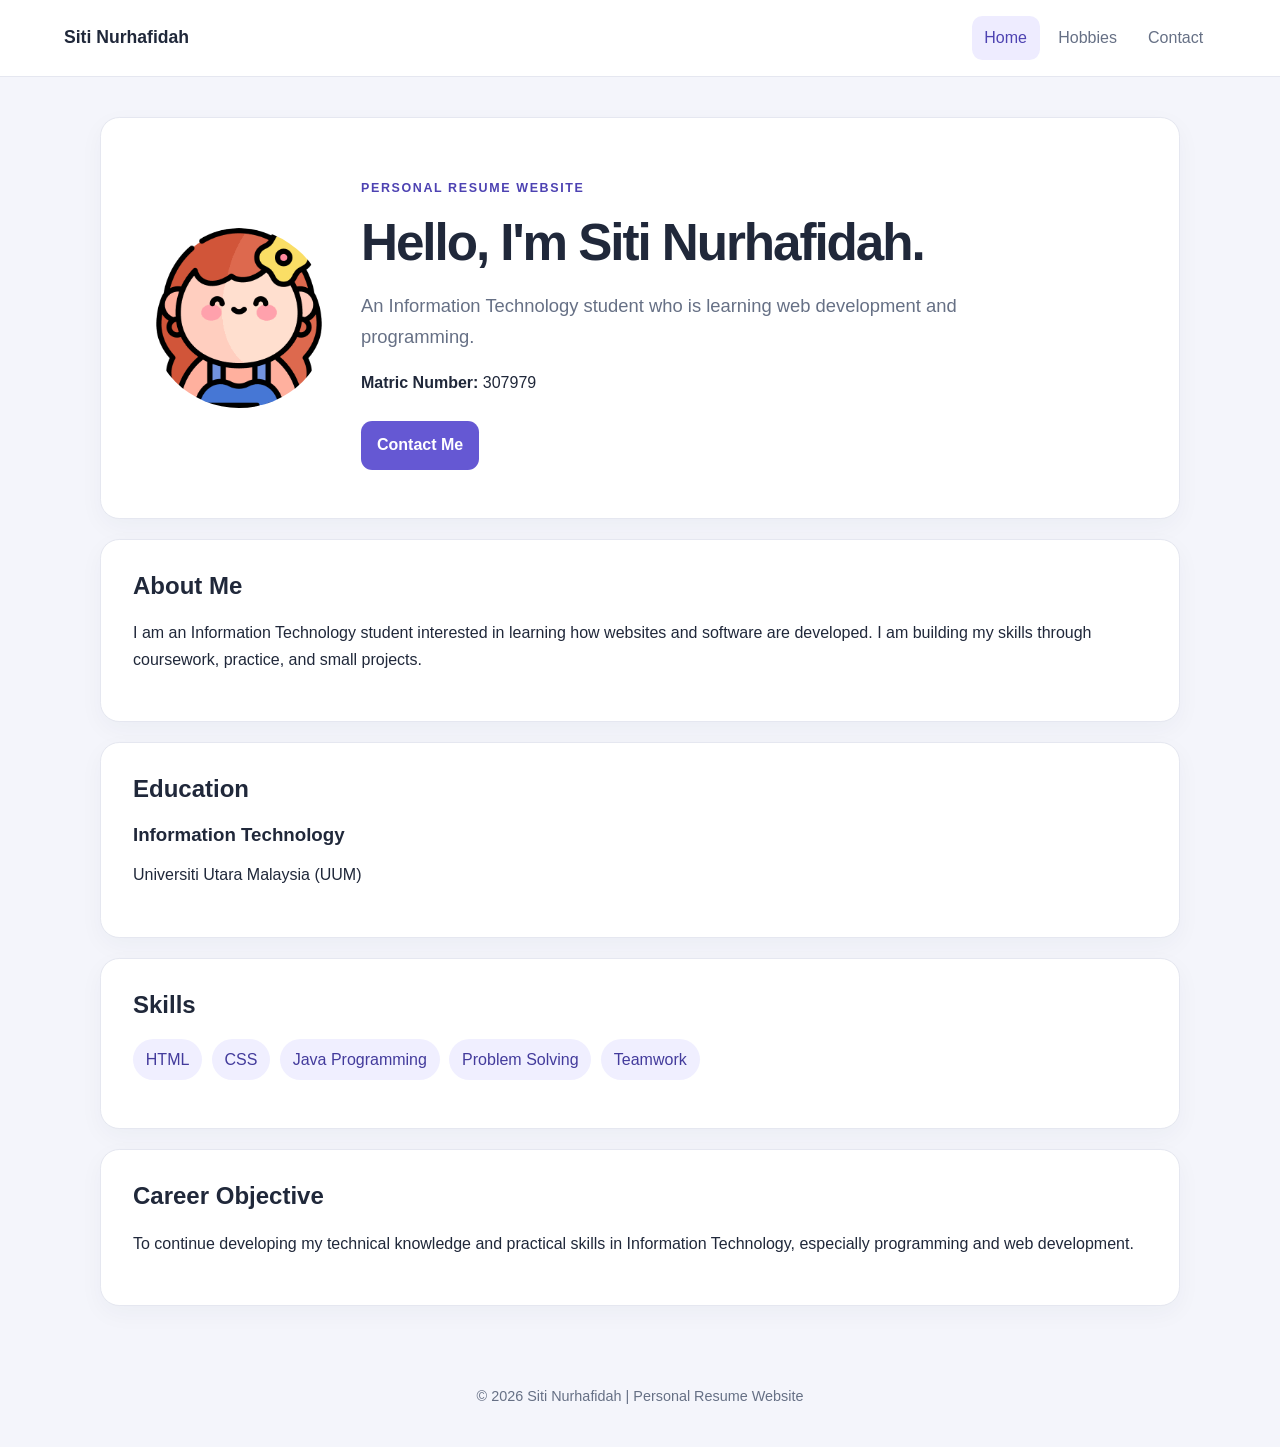
<file: index.html>
<!DOCTYPE html>
<html lang="en">
<head>
    <meta charset="UTF-8">
    <meta name="viewport" content="width=device-width, initial-scale=1.0">
    <title>Home | Siti Nurhafidah</title>
    <link rel="stylesheet" href="style.css">
</head>
<body>

<header class="site-header">
    <a class="brand" href="index.html">Siti Nurhafidah</a>

    <nav>
        <a class="active" href="index.html">Home</a>
        <a href="hobbies.html">Hobbies</a>
        <a href="contact.html">Contact</a>
    </nav>
</header>

<main class="container">

    <section class="hero card">
        <img src="images/profile.png"
             alt="Profile illustration"
             class="profile-image">

        <div>
            <p class="eyebrow">PERSONAL RESUME WEBSITE</p>

            <h1>Hello, I'm Siti Nurhafidah.</h1>

            <p class="lead">
                An Information Technology student who is
                learning web development and programming.
            </p>

            <p><strong>Matric Number:</strong> 307979</p>

            <a href="contact.html" class="button">
                Contact Me
            </a>
        </div>
    </section>

    <section class="card">
        <h2>About Me</h2>

        <p>
            I am an Information Technology student interested
            in learning how websites and software are developed.
            I am building my skills through coursework, practice,
            and small projects.
        </p>
    </section>

    <section class="card">
        <h2>Education</h2>

        <div class="timeline-item">
            <h3>Information Technology</h3>

            <p>
                Universiti Utara Malaysia (UUM)
            </p>
        </div>
    </section>

    <section class="card">
        <h2>Skills</h2>

        <ul class="tag-list">
            <li>HTML</li>
            <li>CSS</li>
            <li>Java Programming</li>
            <li>Problem Solving</li>
            <li>Teamwork</li>
        </ul>
    </section>

    <section class="card">
        <h2>Career Objective</h2>

        <p>
            To continue developing my technical knowledge
            and practical skills in Information Technology,
            especially programming and web development.
        </p>
    </section>

</main>

<footer>
    <p>
        &copy; 2026 Siti Nurhafidah |
        Personal Resume Website
    </p>
</footer>

</body>
</html>
</file>
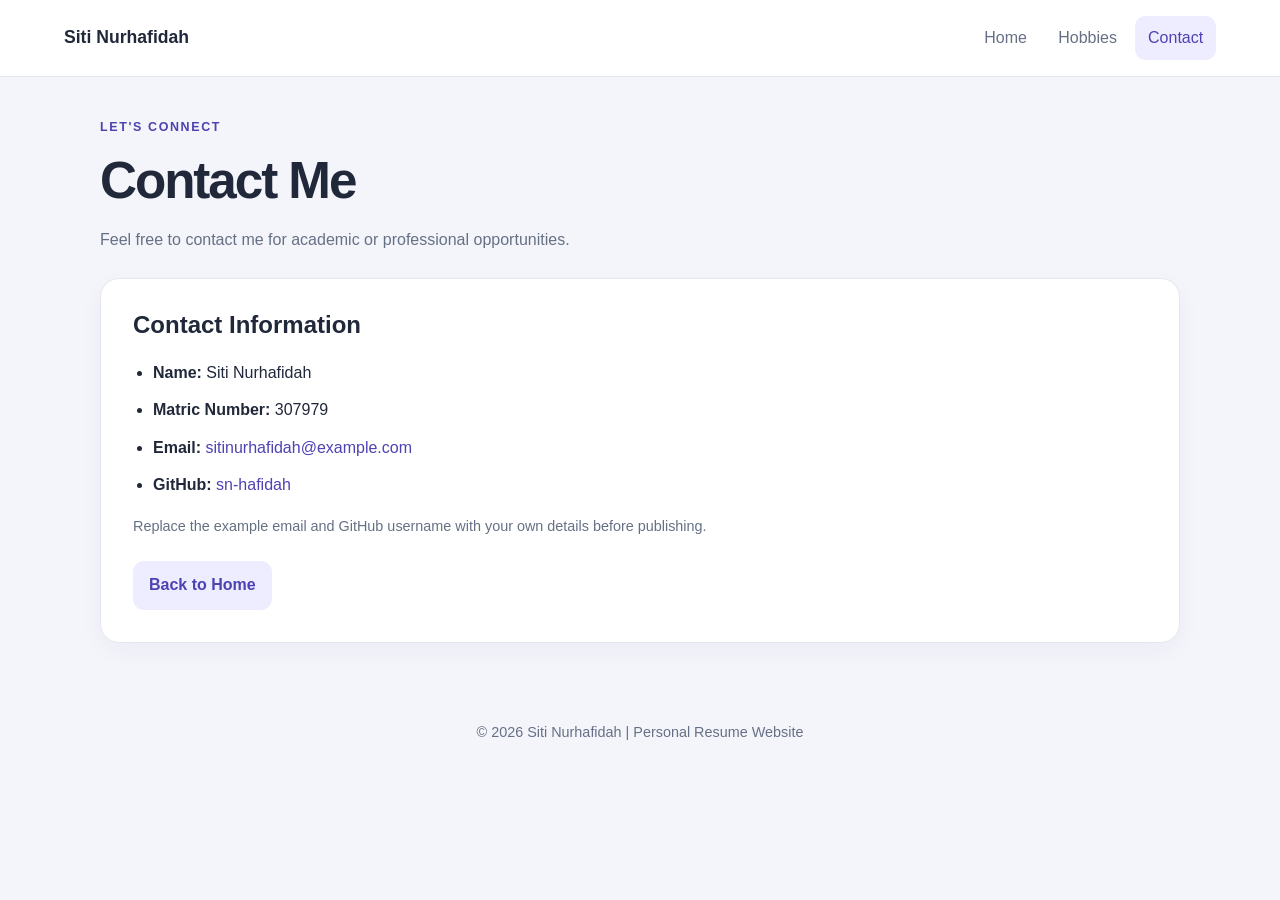
<file: contact.html>
<!DOCTYPE html>
<html lang="en">
<head>
    <meta charset="UTF-8">
    <meta name="viewport" content="width=device-width, initial-scale=1.0">
    <title>Contact | Siti Nurhafidah</title>
    <link rel="stylesheet" href="style.css">
</head>
<body>

<header class="site-header">
    <a class="brand" href="index.html">Siti Nurhafidah</a>

    <nav>
        <a href="index.html">Home</a>
        <a href="hobbies.html">Hobbies</a>
        <a class="active" href="contact.html">Contact</a>
    </nav>
</header>

<main class="container">

    <section class="page-heading">
        <p class="eyebrow">LET'S CONNECT</p>

        <h1>Contact Me</h1>

        <p>
            Feel free to contact me for academic
            or professional opportunities.
        </p>
    </section>

    <section class="card contact-card">

        <h2>Contact Information</h2>

        <ul class="contact-list">
            <li>
                <strong>Name:</strong>
                Siti Nurhafidah
            </li>

            <li>
                <strong>Matric Number:</strong>
                307979
            </li>

            <li>
                <strong>Email:</strong>
                <a href="mailto:sitinurhafida@example.com">
                    sitinurhafidah@example.com
                </a>
            </li>

            <li>
                <strong>GitHub:</strong>
                <a href="https://github.com/sn-hafidah"
                   target="_blank"
                   rel="noopener noreferrer">
                    sn-hafidah
                </a>
            </li>
        </ul>

        <p class="note">
            Replace the example email and GitHub username
            with your own details before publishing.
        </p>

        <a href="index.html" class="button secondary">
            Back to Home
        </a>

    </section>

</main>

<footer>
    <p>
        &copy; 2026 Siti Nurhafidah |
        Personal Resume Website
    </p>
</footer>

</body>
</html>
</file>
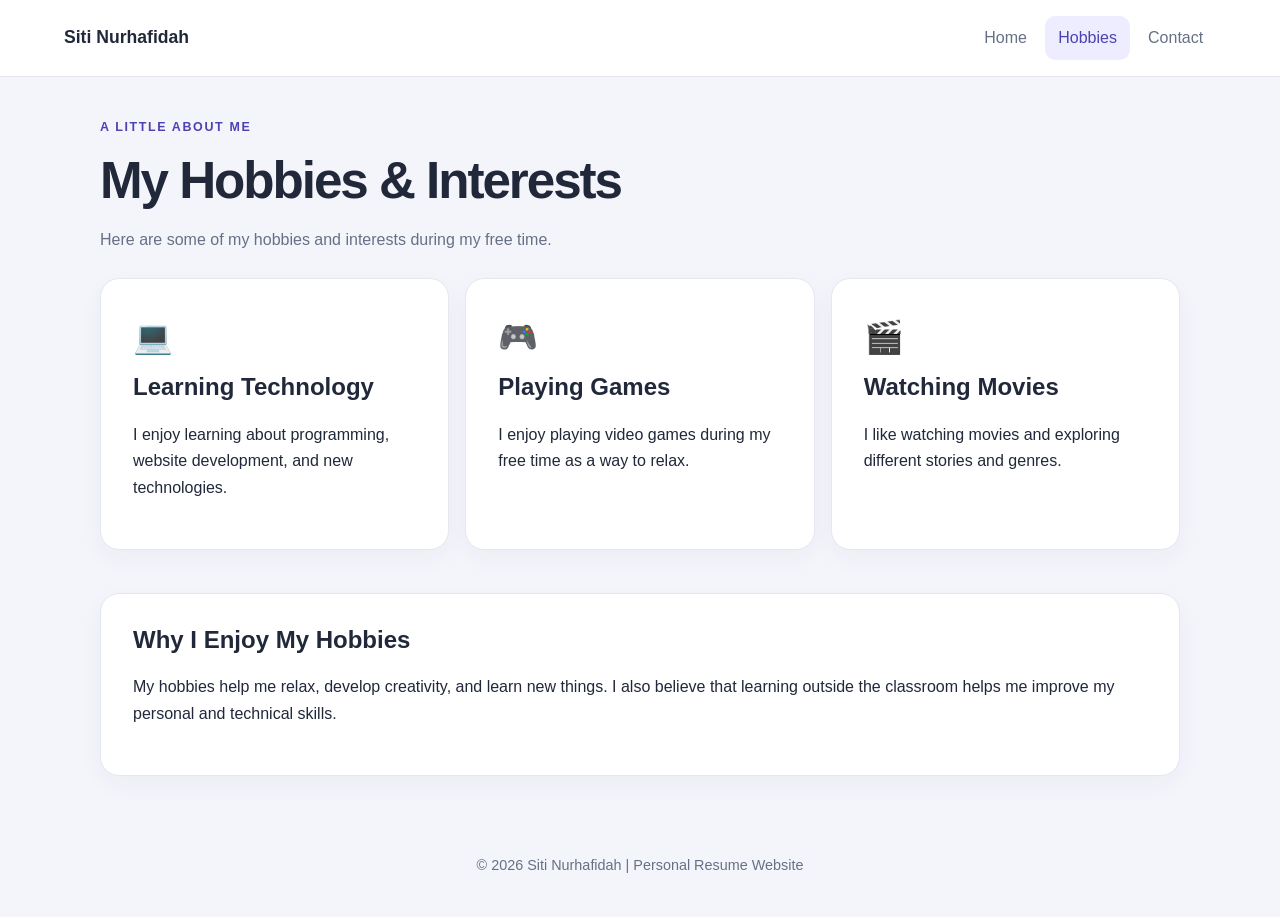
<file: hobbies.html>
<!DOCTYPE html>
<html lang="en">
<head>
    <meta charset="UTF-8">
    <meta name="viewport" content="width=device-width, initial-scale=1.0">
    <title>Hobbies | Siti Nurhafidah</title>
    <link rel="stylesheet" href="style.css">
</head>
<body>

<header class="site-header">
    <a class="brand" href="index.html">Siti Nurhafidah</a>

    <nav>
        <a href="index.html">Home</a>
        <a class="active" href="hobbies.html">Hobbies</a>
        <a href="contact.html">Contact</a>
    </nav>
</header>

<main class="container">

    <section class="page-heading">
        <p class="eyebrow">A LITTLE ABOUT ME</p>
        <h1>My Hobbies & Interests</h1>

        <p>
            Here are some of my hobbies and interests
            during my free time.
        </p>
    </section>

    <section class="hobby-grid">

        <article class="card hobby-card">
            <div class="hobby-icon">💻</div>

            <h2>Learning Technology</h2>

            <p>
                I enjoy learning about programming,
                website development, and new technologies.
            </p>
        </article>

        <article class="card hobby-card">
            <div class="hobby-icon">🎮</div>

            <h2>Playing Games</h2>

            <p>
                I enjoy playing video games during
                my free time as a way to relax.
            </p>
        </article>

        <article class="card hobby-card">
            <div class="hobby-icon">🎬</div>

            <h2>Watching Movies</h2>

            <p>
                I like watching movies and exploring
                different stories and genres.
            </p>
        </article> <br>

    </section>

    <section class="card">
        <h2>Why I Enjoy My Hobbies</h2>

        <p>
            My hobbies help me relax, develop creativity,
            and learn new things. I also believe that
            learning outside the classroom helps me
            improve my personal and technical skills.
        </p>
    </section>

</main>

<footer>
    <p>
        &copy; 2026 Siti Nurhafidah |
        Personal Resume Website
    </p>
</footer>

</body>
</html>
</file>
<file: style.css>
/* General Styles */
:root {
    --ink: #20283a;
    --muted: #667085;
    --accent: #6558d3;
    --accent-dark: #4d42b2;
    --surface: #ffffff;
    --background: #f4f5fb;
    --border: #e5e7f0;
}

* {
    box-sizing: border-box;
}

body {
    margin: 0;
    font-family: Arial, Helvetica, sans-serif;
    line-height: 1.65;
    color: var(--ink);
    background: var(--background);
}

/* Header and Navigation */
.site-header {
    display: flex;
    align-items: center;
    justify-content: space-between;
    gap: 1rem;
    padding: 1rem 5%;
    background: var(--surface);
    border-bottom: 1px solid var(--border);
}

.brand {
    color: var(--ink);
    font-weight: 800;
    text-decoration: none;
    font-size: 1.1rem;
}

nav {
    display: flex;
    flex-wrap: wrap;
    gap: 0.35rem;
}

nav a {
    color: var(--muted);
    text-decoration: none;
    padding: 0.55rem 0.8rem;
    border-radius: 0.65rem;
}

nav a:hover,
nav a.active {
    color: var(--accent-dark);
    background: #eeecff;
}

/* Main Container */
.container {
    width: min(1080px, 90%);
    margin: 2.5rem auto;
}

/* Cards */
.card {
    background: var(--surface);
    border: 1px solid var(--border);
    border-radius: 1.2rem;
    padding: 2rem;
    margin-bottom: 1.25rem;
    box-shadow: 0 8px 24px rgba(34, 40, 70, 0.04);
}

/* Home Page Hero Section */
.hero {
    display: grid;
    grid-template-columns: 180px 1fr;
    align-items: center;
    gap: 2rem;
    padding: 3rem;
}

.profile-image {
    width: 180px;
    max-width: 100%;
    border-radius: 50%;
    background: #eeecff;
}

/* Headings and Text */
h1,
h2,
h3 {
    line-height: 1.2;
}

h1 {
    font-size: clamp(2rem, 5vw, 3.2rem);
    letter-spacing: -0.04em;
    margin: 0.25rem 0 0.8rem;
}

h2 {
    margin-top: 0;
}

h3 {
    margin-bottom: 0.4rem;
}

.lead {
    font-size: 1.15rem;
    color: var(--muted);
    max-width: 650px;
}

.eyebrow {
    color: var(--accent-dark);
    font-size: 0.78rem;
    font-weight: 800;
    letter-spacing: 0.13em;
}

/* Buttons */
.button {
    display: inline-block;
    margin-top: 0.5rem;
    padding: 0.7rem 1rem;
    border-radius: 0.7rem;
    color: #ffffff;
    background: var(--accent);
    text-decoration: none;
    font-weight: 700;
}

.button:hover {
    background: var(--accent-dark);
}

.button.secondary {
    color: var(--accent-dark);
    background: #eeecff;
}

/* Skills List */
.tag-list {
    display: flex;
    flex-wrap: wrap;
    gap: 0.6rem;
    padding: 0;
    list-style: none;
}

.tag-list li {
    padding: 0.45rem 0.8rem;
    background: #f0efff;
    color: #433b9c;
    border-radius: 999px;
}

/* Hobbies Page */
.page-heading {
    margin-bottom: 1.5rem;
}

.page-heading p:last-child {
    color: var(--muted);
}

.hobby-grid {
    display: grid;
    grid-template-columns: repeat(3, 1fr);
    gap: 1rem;
}

.hobby-card {
    margin: 0;
}

.hobby-icon {
    font-size: 2rem;
    margin-bottom: 0.6rem;
}

/* Contact Page */
.contact-list {
    padding-left: 1.25rem;
}

.contact-list li {
    margin: 0.7rem 0;
}

.contact-list a {
    color: var(--accent-dark);
    text-decoration: none;
}

.contact-list a:hover {
    text-decoration: underline;
}

/* Notes */
.note {
    color: var(--muted);
    font-size: 0.9rem;
}

/* Footer */
footer {
    text-align: center;
    padding: 1.5rem;
    color: var(--muted);
    font-size: 0.9rem;
}

/* Responsive Design for Mobile */
@media (max-width: 680px) {
    .site-header {
        align-items: flex-start;
        flex-direction: column;
    }

    .hero {
        grid-template-columns: 1fr;
        text-align: center;
        padding: 1.5rem;
    }

    .profile-image {
        width: 140px;
        margin: auto;
    }

    .hobby-grid {
        grid-template-columns: 1fr;
    }

    .card {
        padding: 1.25rem;
    }
}
</file>
